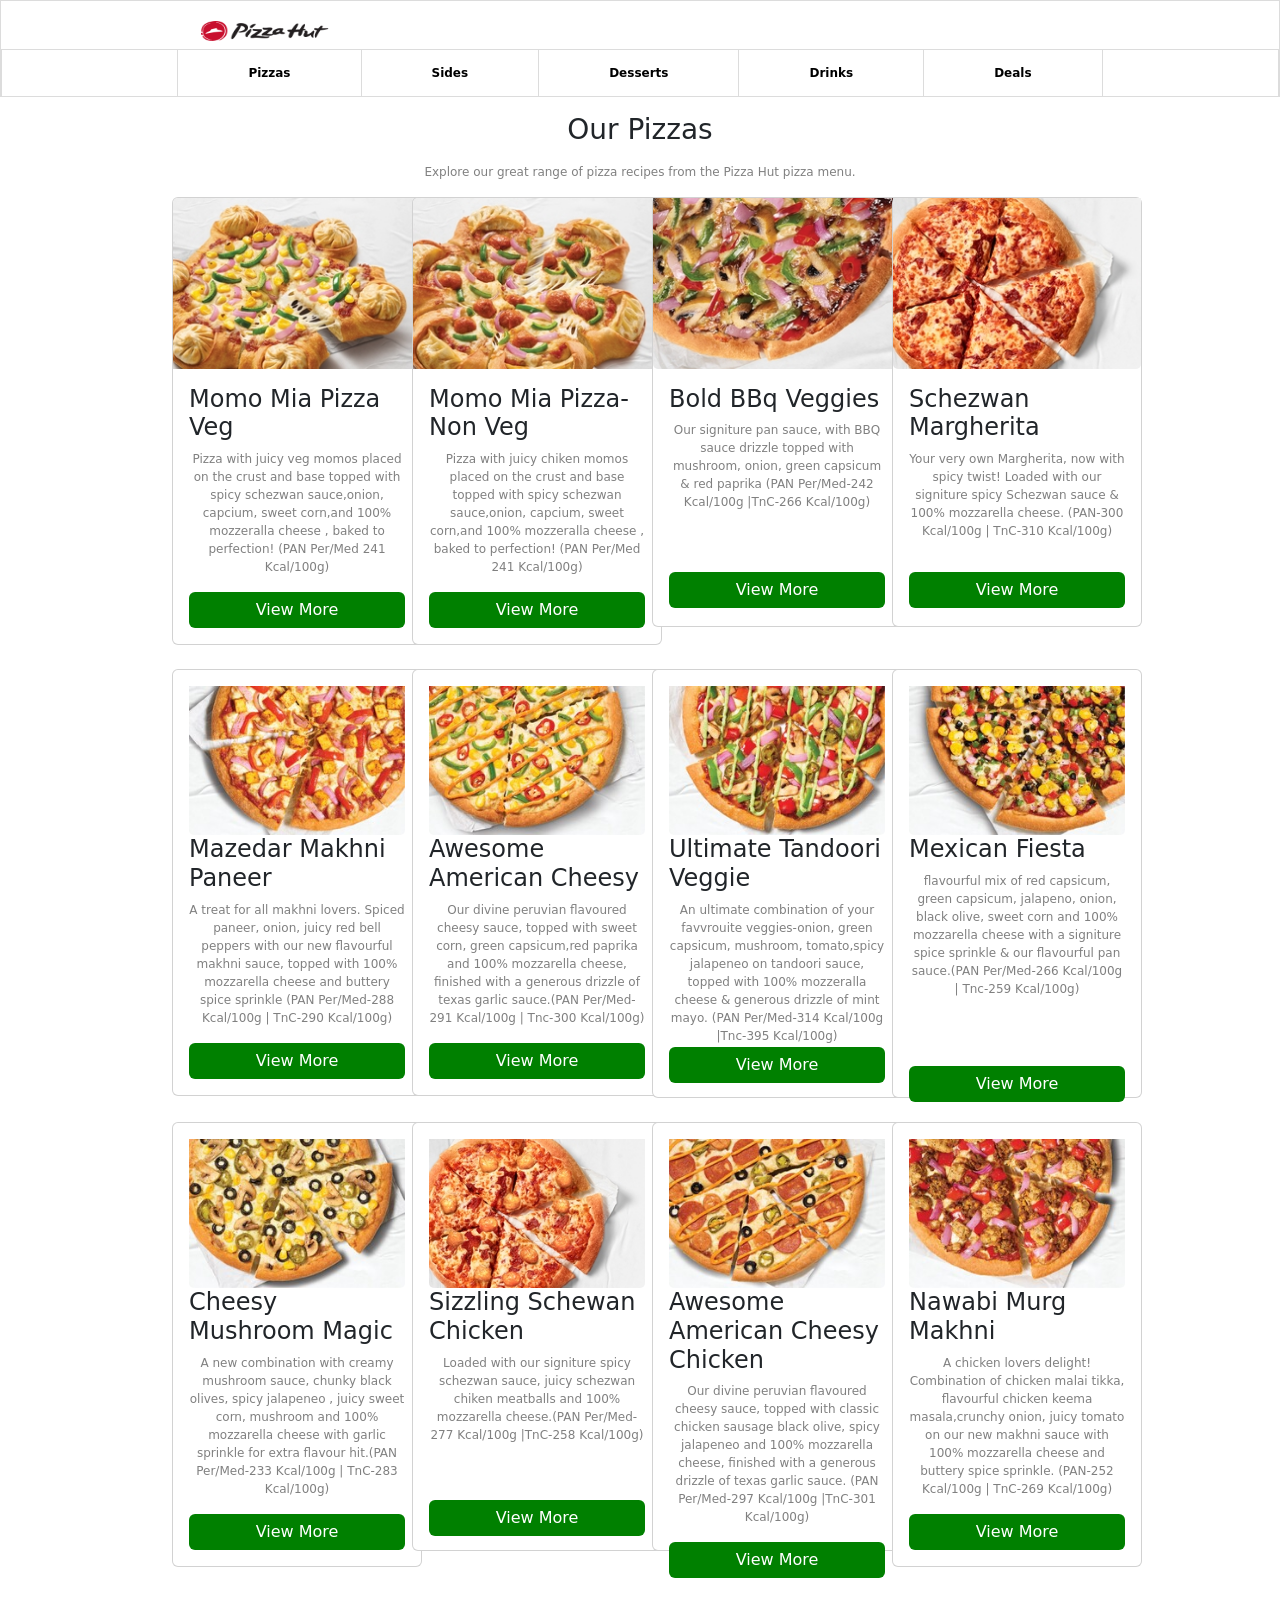
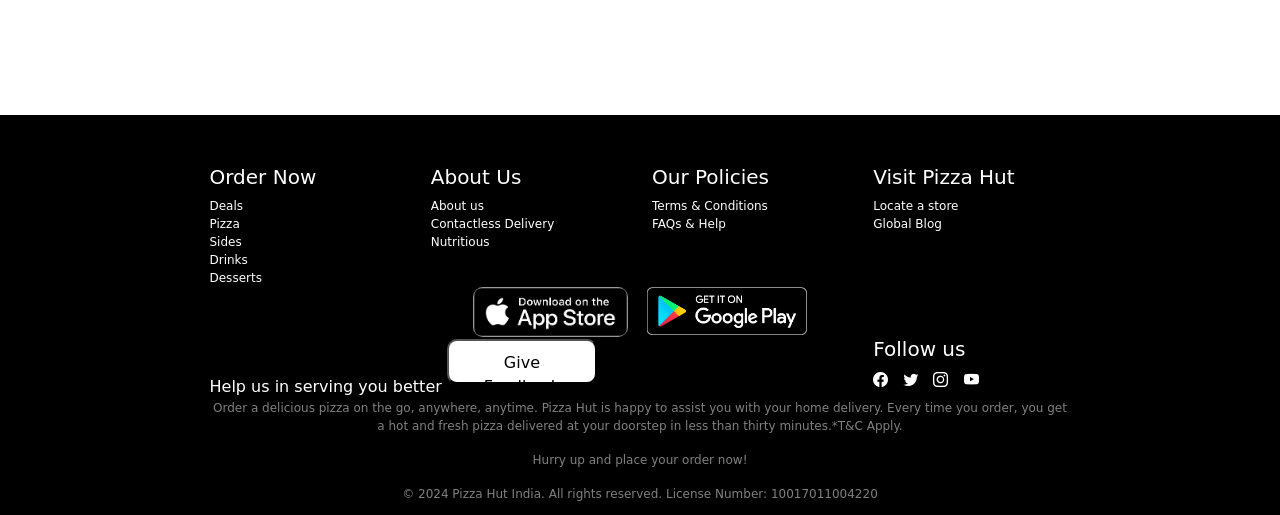
<file: index.html>
<!DOCTYPE html>
<html lang="en">

<head>
    <meta charset="UTF-8">
    <meta name="viewport" content="width=device-width, initial-scale=1.0">
    <title>pizza hut</title>
    <link href="https://cdn.jsdelivr.net/npm/bootstrap@5.3.3/dist/css/bootstrap.min.css" rel="stylesheet">
    <script src="https://cdn.jsdelivr.net/npm/bootstrap@5.3.3/dist/js/bootstrap.bundle.min.js"></script>
    <link rel="stylesheet" href="index.css">
    <link rel="stylesheet" href="https://cdn.jsdelivr.net/npm/bootstrap-icons@1.11.3/font/bootstrap-icons.min.css">
</head>

<body>
    <header class="myheader">
        <img src="./logo.png" alt="" class="img-logo">
        <nav class="navbar navbar-expand-sm justify-content-center">
            <ul class="navbar-nav justify-content-center nav-item:hover">
                <li class="nav-item ">
                    <a class="nav-link myborder" href="#">Pizzas</a>
                </li>
                <li class="nav-item">
                    <a class="nav-link" href="#">Sides</a>
                </li>
                <li class="nav-item">
                    <a class="nav-link" href="#">Desserts</a>
                </li>
                <li class="nav-item">
                    <a class="nav-link" href="#">Drinks</a>
                </li>
                <li class="nav-item">
                    <a class="nav-link myborder1" href="#">Deals</a>
                </li>
            </ul>
            </div>

        </nav>



    </header>

    <div class="text-center mt-3">
        <h3>Our Pizzas</h3>


    </div>
    <div class=" text-center mt-3">
        <p>Explore our great range of pizza recipes from the Pizza Hut pizza menu.</p>
    </div>


    <div class="container">
        <div class="row">
            <div class="col-3">
                <div class="card" style="width:250px">
                    <img class="card-img-top" src="./pizza1.jpg" alt="Card image" style="width:100%">
                    <div class="card-body">
                        <h4 class="card-title">Momo Mia Pizza Veg</h4>
                        <p class="card-text">Pizza with juicy veg momos placed on the crust and base topped with spicy
                            schezwan sauce,onion, capcium, sweet corn,and 100% mozzeralla cheese , baked to perfection!
                            (PAN Per/Med 241 Kcal/100g) </p>
                        <a href="#" class="btn btn-primary w-100">View More</a>
                    </div>
                </div>
            </div>
            <div class="col-3">
                <div class="card" style="width:250px">
                    <img class="card-img-top" src="./momo2.jpg" alt="Card image" style="width:100%">
                    <div class="card-body">
                        <h4 class="card-title">Momo Mia Pizza-Non Veg</h4>
                        <p class="card-text">Pizza with juicy chiken momos placed on the crust and base topped with
                            spicy schezwan sauce,onion, capcium, sweet corn,and 100% mozzeralla cheese , baked to
                            perfection!
                            (PAN Per/Med 241 Kcal/100g) </p>
                        <a href="#" class="btn btn-primary w-100">View More</a>
                    </div>
                </div>

            </div>
            <div class="col-3">
                <div class="card" style="width:250px;height: 430px;">
                    <img class="card-img-bottom" src="./bbq.jpg" alt="Card image" style="width:100%">
                    <div class="card-body">
                        <h4 class="card-title">Bold BBq Veggies</h4>
                        <p class="card-text">Our signiture pan sauce, with BBQ sauce drizzle topped with mushroom,
                            onion, green capsicum & red paprika (PAN Per/Med-242 Kcal/100g |TnC-266 Kcal/100g)</p>
                        <a href="#" class="btn btn-primary view w-100">View More</a>
                    </div>

                </div>
            </div>

            <div class="col-3">
                <div class="card" style="width: 250px; height: 430px;">
                    <img class="card-img-bottom" src="./schezwan.jpg" alt="Card image" style="width:100%">
                    <div class="card-body">
                        <h4 class="card-title">Schezwan Margherita</h4>
                        <p class="card-text"> Your very own Margherita, now with spicy twist! Loaded with our signiture
                            spicy Schezwan sauce & 100% mozzarella cheese. (PAN-300 Kcal/100g | TnC-310 Kcal/100g)</p>
                        <a href="#" class="btn btn-primary vieww w-100">View More</a>

                    </div>
                </div>
            </div>

        </div>
        <br>


        <div class="row">
            <div class="col-3">
                <div class="card" style="width: 250px">
                    <div class="card-body">
                        <img class="card-img-bottom" src="./1.jpg" alt="Card image" style="width:100% ">
                        <h4 class="card-title">Mazedar Makhni Paneer</h4>
                        <p class="card-text">A treat for all makhni lovers. Spiced paneer, onion, juicy red bell
                            peppers with our new flavourful makhni sauce, topped with 100% mozzarella cheese and
                            buttery spice sprinkle (PAN Per/Med-288 Kcal/100g | TnC-290 Kcal/100g)</p>
                        <a href="#" class="btn btn-primary w-100">View More</a>

                    </div>
                </div>
            </div>
            <div class="col-3">
                <div class="card" style="width: 250px">
                    <div class="card-body">
                        <img class="card-img-bottom" src="./2.jpg" alt="Card image" style="width:100% ">
                        <h4 class="card-title">Awesome American Cheesy</h4>
                        <p class="card-text">Our divine peruvian flavoured cheesy sauce, topped with sweet corn,
                            green capsicum,red paprika and 100% mozzarella cheese, finished with a generous
                            drizzle of texas garlic sauce.(PAN Per/Med-291 Kcal/100g | Tnc-300 Kcal/100g)</p>
                        <a href="#" class="btn btn-primary w-100">View More</a>
                    </div>
                </div>
            </div>
            <div class="col-3">
                <div class="card" style="width: 250px; height:429px ;" >
                    <div class="card-body">
                        <img class="card-img-bottom" src="./3.jpg" alt="Card image" style="width:100% ">
                        <h4 class="card-title">Ultimate Tandoori Veggie</h4>
                        <p class="card-text">An ultimate combination of your favvrouite veggies-onion,
                            green capsicum, mushroom, tomato,spicy jalapeneo on tandoori sauce, topped
                            with 100% mozzeralla cheese & generous drizzle of mint mayo. (PAN
                            Per/Med-314 Kcal/100g |Tnc-395 Kcal/100g) </p>
                        <a href="#" class="btn btn-primary vieww1 w-100">View More</a>

                    </div>
                </div>
            </div>
            <div class="col-3">
                <div class="card" style="width: 250px; height: 429px;">
                    <div class="card-body">
                        <img class="card-img-bottom" src="./4.jpg" alt="Card image" style="width:100% ">
                        <h4 class="card-title">Mexican Fiesta</h4>
                        <p class="card-text">flavourful mix of red capsicum, green capsicum,
                            jalapeno, onion, black olive, sweet corn and 100% mozzarella cheese with
                            a signiture spice sprinkle & our flavourful pan sauce.(PAN Per/Med-266
                            Kcal/100g | Tnc-259 Kcal/100g)</p>
                        <a href="#" class="btn btn-primary view2 w-100">View More</a>

                    </div>
                </div>
            </div>
        </div>
        <br>



        <div class="row">
            <div class="col-3">
                <div class="card" style="width: 250px">
                    <div class="card-body">
                        <img class="card-img-bottom" src="./1.1.jpg" alt="Card image" style="width:100% ">
                        <h4 class="card-title">Cheesy Mushroom Magic</h4>
                        <p class="card-text">A new combination with creamy mushroom sauce, chunky black olives,
                            spicy jalapeneo , juicy sweet corn, mushroom and 100% mozzarella cheese with garlic
                            sprinkle for extra flavour hit.(PAN Per/Med-233 Kcal/100g | TnC-283 Kcal/100g)</p>
                        <a href="#" class="btn btn-primary w-100">View More</a>

                    </div>
                </div>
            </div>




            <div class="col-3">
                <div class="card" style="width: 250px; height: 429px;">
                    <div class="card-body">
                        <img class="card-img-bottom" src="./1.2.jpg" alt="Card image" style="width:100% ">
                        <h4 class="card-title">Sizzling Schewan Chicken </h4>
                        <p class="card-text">Loaded with our signiture spicy schezwan sauce, juicy schezwan chiken
                            meatballs and 100% mozzarella cheese.(PAN Per/Med-277 Kcal/100g |TnC-258 Kcal/100g)</p>
                        <a href="#" class="btn btn-primary view3 w-100">View More</a>

                    </div>
                </div>
            </div>




            <div class="col-3">
                <div class="card" style="width: 250px; height: 429px;">
                    <div class="card-body">
                        <img class="card-img-bottom" src="./1.3.jpg" alt="Card image" style="width:100% ">
                        <h4 class="card-title">Awesome American Cheesy Chicken </h4>
                        <p class="card-text">Our divine peruvian flavoured cheesy sauce, topped with classic chicken
                            sausage black olive, spicy jalapeneo and 100% mozzarella cheese, finished with a
                            generous drizzle of texas garlic sauce. (PAN Per/Med-297 Kcal/100g |TnC-301 Kcal/100g)</p>
                        <a href="#" class="btn btn-primary w-100">View More</a>

                    </div>
                </div>
            </div>



            <div class="col-3">
                <div class="card" style="width: 250px">
                    <div class="card-body">
                        <img class="card-img-bottom" src="./1.4.jpg" alt="Card image" style="width:100% ">
                        <h4 class="card-title">Nawabi Murg Makhni </h4>
                        <p class="card-text">A chicken lovers delight! Combination of chicken malai tikka,
                            flavourful chicken keema masala,crunchy onion, juicy tomato on our new makhni sauce with
                            100% mozzarella cheese and buttery spice sprinkle. (PAN-252 Kcal/100g | TnC-269
                            Kcal/100g) </p>
                        <a href="#" class="btn btn-primary w-100">View More</a>

                    </div>
                </div>
            </div>
        </div>
    </div>
    <br>
    <br>



    <footer class="myfooter ">
        <div class="container">
            <div class="row a">
                <div class="col-3">
                    <h5>Order Now</h5>
                    <li><a href="">Deals</a></li>
                    <li><a href="">Pizza</a></li>
                    <li><a href="">Sides</a></li>
                    <li><a href="">Drinks</a></li>
                    <li><a href="">Desserts</a></li>

                </div>
                <div class="col-3">
                    <h5>About Us</h5>
                    <li><a href="">About us</a></li>
                    <li><a href="">Contactless Delivery</a></li>
                    <li><a href="">Nutritious</a></li>

                </div>
                <div class="col-3">
                    <h5>Our Policies</h5>
                    <li><a href="">Terms & Conditions</a></li>
                    <li><a href="">FAQs & Help</a></li>

                </div>
                <div class="col-3">
                    <h5>Visit Pizza Hut</h5>
                    <li><a href="">Locate a store</a></li>
                    <li><a href="">Global Blog</a></li>

                </div>
            </div>


            <div class="row">
                <div class="col-6">
                    <img src="./appstore1.png" alt="" width="155px" height="50px" style="float: right;border-radius: 10px;">
                </div>
                <div class="col-6">
                    <img src="./android.png" alt="" width="160px" height="48px" style="margin-left: -5px;" >
                </div>
            </div>


<div class="row">
    <div class="col-9">
    <span> Help us in serving you better <button> Give Feedback</button></span>
    </div>
    <div class="col-3">
        <h5>Follow us</h5>
        <i class="bi bi-facebook" ></i>
        <i class="bi bi-twitter"></i>
        <i class="bi bi-instagram"></i>
        <i class="bi bi-youtube"></i>
    </div>
</div>

<p>Order a delicious pizza on the go, anywhere, anytime. Pizza Hut is happy to assist you with your home delivery. Every time you order, you get a hot and fresh pizza delivered at your doorstep in less than thirty minutes.*T&C Apply.</p>
<div><p>Hurry up and place your order now!</p></div>
<div><p>© 2024 Pizza Hut India. All rights reserved. License Number: 10017011004220</p></div>

        </div>
        
        
    </footer>



</body>

</html>
</file>
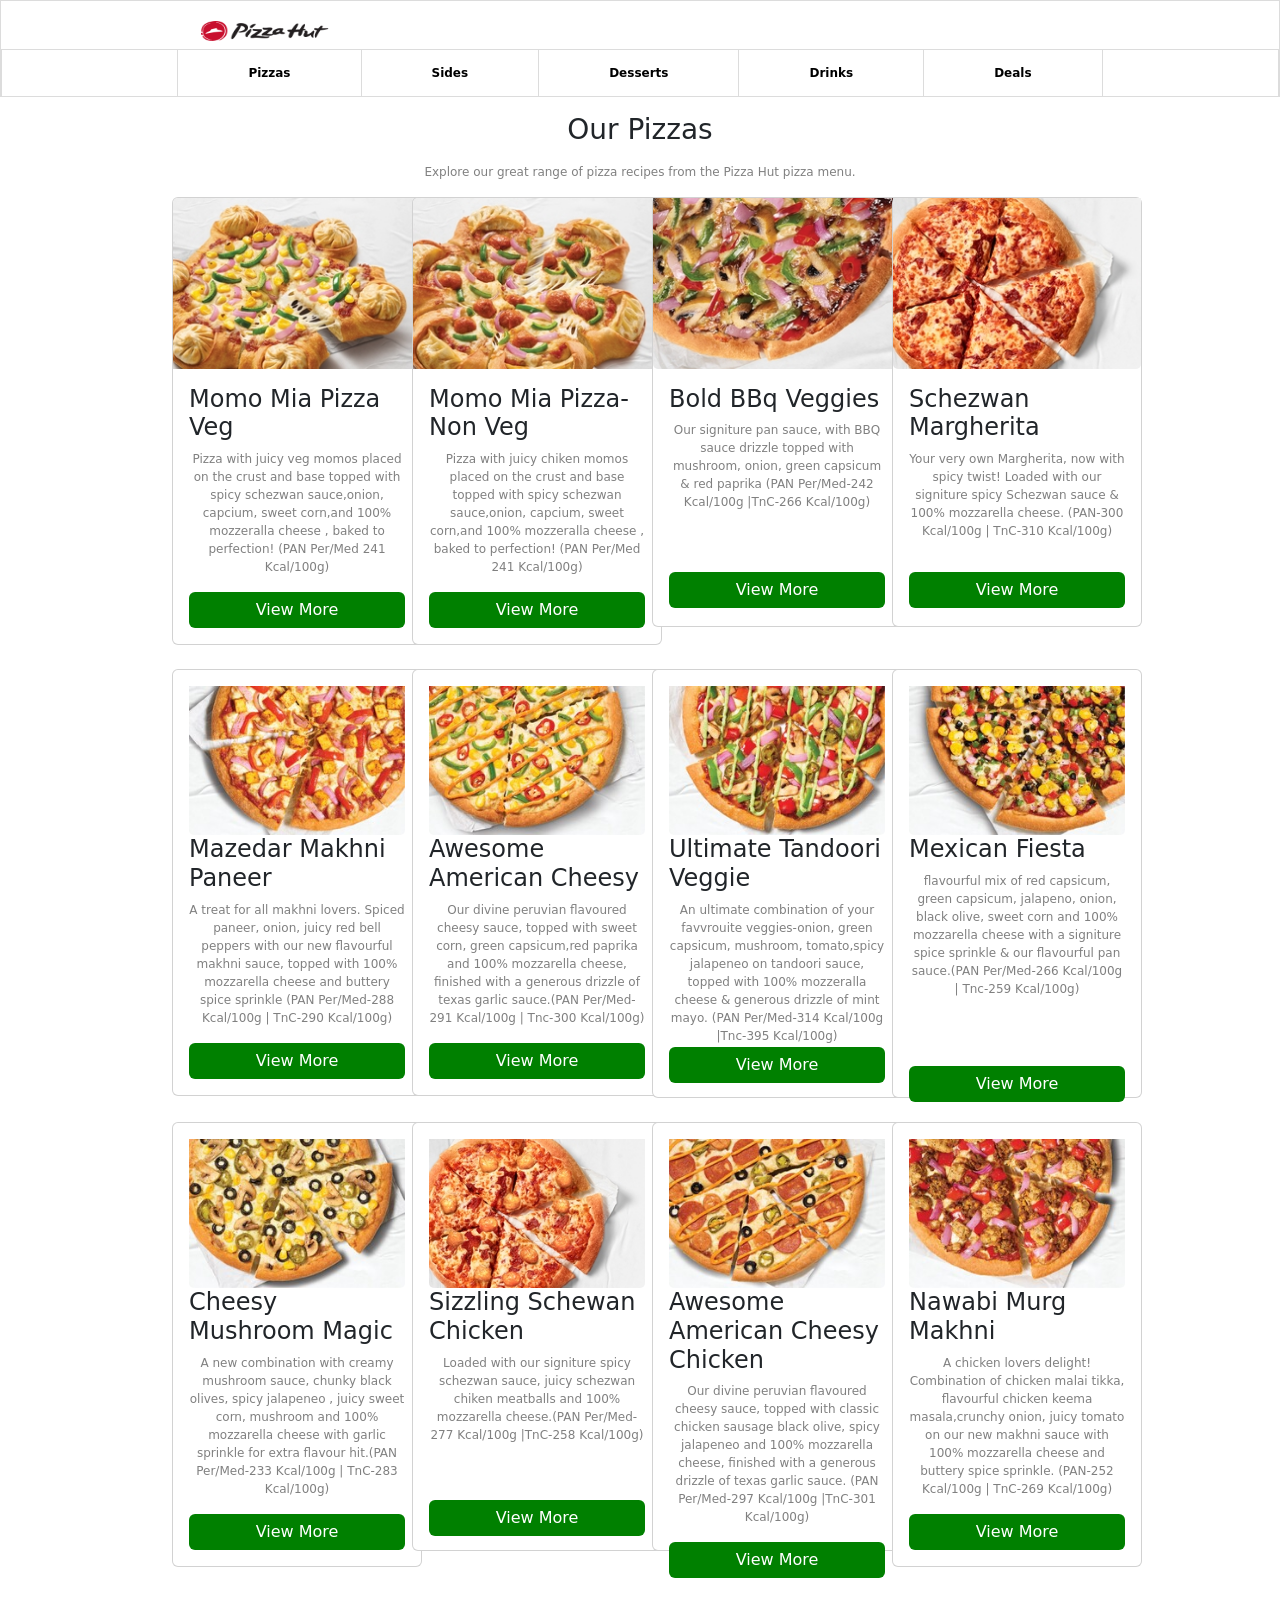
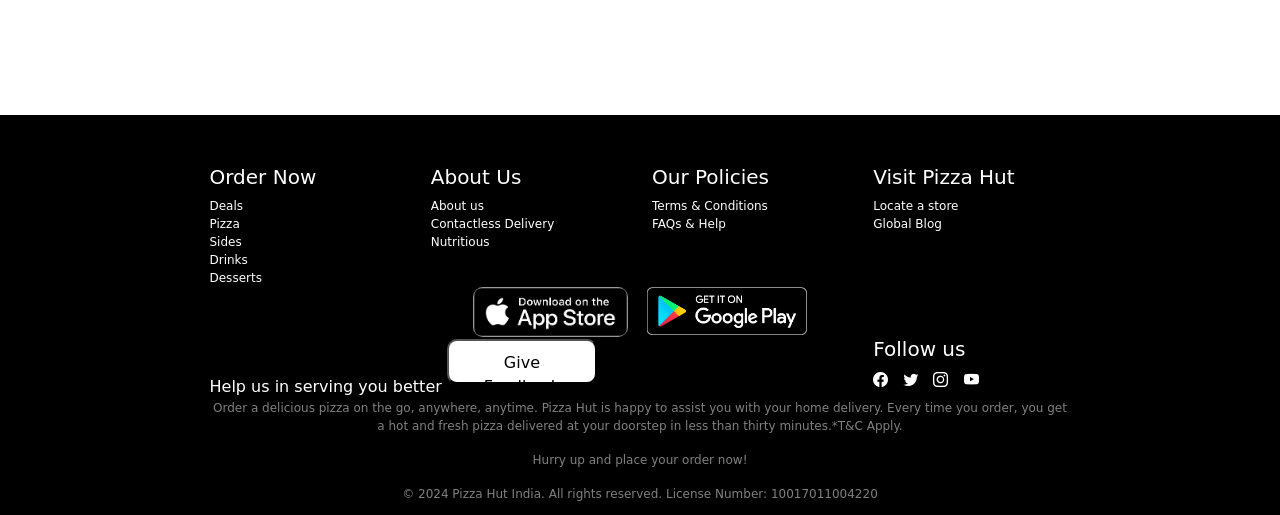
<file: index4.html>
<!DOCTYPE html>
<html lang="en">

<head>
    <meta charset="UTF-8">
    <meta name="viewport" content="width=device-width, initial-scale=1.0">
    <title>pizza hut</title>
    <link href="https://cdn.jsdelivr.net/npm/bootstrap@5.3.3/dist/css/bootstrap.min.css" rel="stylesheet">
    <script src="https://cdn.jsdelivr.net/npm/bootstrap@5.3.3/dist/js/bootstrap.bundle.min.js"></script>
    <link rel="stylesheet" href="index4.css">
    <link rel="stylesheet" href="https://cdn.jsdelivr.net/npm/bootstrap-icons@1.11.3/font/bootstrap-icons.min.css">
</head>

<body>
    <header class="myheader">
        <img src="./logo.png" alt="" class="img-logo">
        <nav class="navbar navbar-expand-sm justify-content-center">
            <ul class="navbar-nav justify-content-center nav-item:hover">
                <li class="nav-item ">
                    <a class="nav-link myborder" href="#">Pizzas</a>
                </li>
                <li class="nav-item">
                    <a class="nav-link" href="#">Sides</a>
                </li>
                <li class="nav-item">
                    <a class="nav-link" href="#">Desserts</a>
                </li>
                <li class="nav-item">
                    <a class="nav-link" href="#">Drinks</a>
                </li>
                <li class="nav-item">
                    <a class="nav-link myborder1" href="#">Deals</a>
                </li>
            </ul>
            </div>

        </nav>



    </header>

    <div class="text-center mt-3">
        <h3>Our Pizzas</h3>


    </div>
    <div class=" text-center mt-3">
        <p>Explore our great range of pizza recipes from the Pizza Hut pizza menu.</p>
    </div>


    <div class="container">
        <div class="row">
            <div class="col-3">
                <div class="card" style="width:250px">
                    <img class="card-img-top" src="./pizza1.jpg" alt="Card image" style="width:100%">
                    <div class="card-body">
                        <h4 class="card-title">Momo Mia Pizza Veg</h4>
                        <p class="card-text">Pizza with juicy veg momos placed on the crust and base topped with spicy
                            schezwan sauce,onion, capcium, sweet corn,and 100% mozzeralla cheese , baked to perfection!
                            (PAN Per/Med 241 Kcal/100g) </p>
                        <a href="#" class="btn btn-primary w-100">View More</a>
                    </div>
                </div>
            </div>
            <div class="col-3">
                <div class="card" style="width:250px">
                    <img class="card-img-top" src="./momo2.jpg" alt="Card image" style="width:100%">
                    <div class="card-body">
                        <h4 class="card-title">Momo Mia Pizza-Non Veg</h4>
                        <p class="card-text">Pizza with juicy chiken momos placed on the crust and base topped with
                            spicy schezwan sauce,onion, capcium, sweet corn,and 100% mozzeralla cheese , baked to
                            perfection!
                            (PAN Per/Med 241 Kcal/100g) </p>
                        <a href="#" class="btn btn-primary w-100">View More</a>
                    </div>
                </div>

            </div>
            <div class="col-3">
                <div class="card" style="width:250px;height: 430px;">
                    <img class="card-img-bottom" src="./bbq.jpg" alt="Card image" style="width:100%">
                    <div class="card-body">
                        <h4 class="card-title">Bold BBq Veggies</h4>
                        <p class="card-text">Our signiture pan sauce, with BBQ sauce drizzle topped with mushroom,
                            onion, green capsicum & red paprika (PAN Per/Med-242 Kcal/100g |TnC-266 Kcal/100g)</p>
                        <a href="#" class="btn btn-primary view w-100">View More</a>
                    </div>

                </div>
            </div>

            <div class="col-3">
                <div class="card" style="width: 250px; height: 430px;">
                    <img class="card-img-bottom" src="./schezwan.jpg" alt="Card image" style="width:100%">
                    <div class="card-body">
                        <h4 class="card-title">Schezwan Margherita</h4>
                        <p class="card-text"> Your very own Margherita, now with spicy twist! Loaded with our signiture
                            spicy Schezwan sauce & 100% mozzarella cheese. (PAN-300 Kcal/100g | TnC-310 Kcal/100g)</p>
                        <a href="#" class="btn btn-primary vieww w-100">View More</a>

                    </div>
                </div>
            </div>

        </div>
        <br>


        <div class="row">
            <div class="col-3">
                <div class="card" style="width: 250px">
                    <div class="card-body">
                        <img class="card-img-bottom" src="./1.jpg" alt="Card image" style="width:100% ">
                        <h4 class="card-title">Mazedar Makhni Paneer</h4>
                        <p class="card-text">A treat for all makhni lovers. Spiced paneer, onion, juicy red bell
                            peppers with our new flavourful makhni sauce, topped with 100% mozzarella cheese and
                            buttery spice sprinkle (PAN Per/Med-288 Kcal/100g | TnC-290 Kcal/100g)</p>
                        <a href="#" class="btn btn-primary w-100">View More</a>

                    </div>
                </div>
            </div>
            <div class="col-3">
                <div class="card" style="width: 250px">
                    <div class="card-body">
                        <img class="card-img-bottom" src="./2.jpg" alt="Card image" style="width:100% ">
                        <h4 class="card-title">Awesome American Cheesy</h4>
                        <p class="card-text">Our divine peruvian flavoured cheesy sauce, topped with sweet corn,
                            green capsicum,red paprika and 100% mozzarella cheese, finished with a generous
                            drizzle of texas garlic sauce.(PAN Per/Med-291 Kcal/100g | Tnc-300 Kcal/100g)</p>
                        <a href="#" class="btn btn-primary w-100">View More</a>
                    </div>
                </div>
            </div>
            <div class="col-3">
                <div class="card" style="width: 250px; height:429px ;" >
                    <div class="card-body">
                        <img class="card-img-bottom" src="./3.jpg" alt="Card image" style="width:100% ">
                        <h4 class="card-title">Ultimate Tandoori Veggie</h4>
                        <p class="card-text">An ultimate combination of your favvrouite veggies-onion,
                            green capsicum, mushroom, tomato,spicy jalapeneo on tandoori sauce, topped
                            with 100% mozzeralla cheese & generous drizzle of mint mayo. (PAN
                            Per/Med-314 Kcal/100g |Tnc-395 Kcal/100g) </p>
                        <a href="#" class="btn btn-primary vieww1 w-100">View More</a>

                    </div>
                </div>
            </div>
            <div class="col-3">
                <div class="card" style="width: 250px; height: 429px;">
                    <div class="card-body">
                        <img class="card-img-bottom" src="./4.jpg" alt="Card image" style="width:100% ">
                        <h4 class="card-title">Mexican Fiesta</h4>
                        <p class="card-text">flavourful mix of red capsicum, green capsicum,
                            jalapeno, onion, black olive, sweet corn and 100% mozzarella cheese with
                            a signiture spice sprinkle & our flavourful pan sauce.(PAN Per/Med-266
                            Kcal/100g | Tnc-259 Kcal/100g)</p>
                        <a href="#" class="btn btn-primary view2 w-100">View More</a>

                    </div>
                </div>
            </div>
        </div>
        <br>



        <div class="row">
            <div class="col-3">
                <div class="card" style="width: 250px">
                    <div class="card-body">
                        <img class="card-img-bottom" src="./1.1.jpg" alt="Card image" style="width:100% ">
                        <h4 class="card-title">Cheesy Mushroom Magic</h4>
                        <p class="card-text">A new combination with creamy mushroom sauce, chunky black olives,
                            spicy jalapeneo , juicy sweet corn, mushroom and 100% mozzarella cheese with garlic
                            sprinkle for extra flavour hit.(PAN Per/Med-233 Kcal/100g | TnC-283 Kcal/100g)</p>
                        <a href="#" class="btn btn-primary w-100">View More</a>

                    </div>
                </div>
            </div>




            <div class="col-3">
                <div class="card" style="width: 250px; height: 429px;">
                    <div class="card-body">
                        <img class="card-img-bottom" src="./1.2.jpg" alt="Card image" style="width:100% ">
                        <h4 class="card-title">Sizzling Schewan Chicken </h4>
                        <p class="card-text">Loaded with our signiture spicy schezwan sauce, juicy schezwan chiken
                            meatballs and 100% mozzarella cheese.(PAN Per/Med-277 Kcal/100g |TnC-258 Kcal/100g)</p>
                        <a href="#" class="btn btn-primary view3 w-100">View More</a>

                    </div>
                </div>
            </div>




            <div class="col-3">
                <div class="card" style="width: 250px; height: 429px;">
                    <div class="card-body">
                        <img class="card-img-bottom" src="./1.3.jpg" alt="Card image" style="width:100% ">
                        <h4 class="card-title">Awesome American Cheesy Chicken </h4>
                        <p class="card-text">Our divine peruvian flavoured cheesy sauce, topped with classic chicken
                            sausage black olive, spicy jalapeneo and 100% mozzarella cheese, finished with a
                            generous drizzle of texas garlic sauce. (PAN Per/Med-297 Kcal/100g |TnC-301 Kcal/100g)</p>
                        <a href="#" class="btn btn-primary w-100">View More</a>

                    </div>
                </div>
            </div>



            <div class="col-3">
                <div class="card" style="width: 250px">
                    <div class="card-body">
                        <img class="card-img-bottom" src="./1.4.jpg" alt="Card image" style="width:100% ">
                        <h4 class="card-title">Nawabi Murg Makhni </h4>
                        <p class="card-text">A chicken lovers delight! Combination of chicken malai tikka,
                            flavourful chicken keema masala,crunchy onion, juicy tomato on our new makhni sauce with
                            100% mozzarella cheese and buttery spice sprinkle. (PAN-252 Kcal/100g | TnC-269
                            Kcal/100g) </p>
                        <a href="#" class="btn btn-primary w-100">View More</a>

                    </div>
                </div>
            </div>
        </div>
    </div>
    <br>
    <br>



    <footer class="myfooter ">
        <div class="container">
            <div class="row a">
                <div class="col-3">
                    <h5>Order Now</h5>
                    <li><a href="">Deals</a></li>
                    <li><a href="">Pizza</a></li>
                    <li><a href="">Sides</a></li>
                    <li><a href="">Drinks</a></li>
                    <li><a href="">Desserts</a></li>

                </div>
                <div class="col-3">
                    <h5>About Us</h5>
                    <li><a href="">About us</a></li>
                    <li><a href="">Contactless Delivery</a></li>
                    <li><a href="">Nutritious</a></li>

                </div>
                <div class="col-3">
                    <h5>Our Policies</h5>
                    <li><a href="">Terms & Conditions</a></li>
                    <li><a href="">FAQs & Help</a></li>

                </div>
                <div class="col-3">
                    <h5>Visit Pizza Hut</h5>
                    <li><a href="">Locate a store</a></li>
                    <li><a href="">Global Blog</a></li>

                </div>
            </div>


            <div class="row">
                <div class="col-6">
                    <img src="./appstore1.png" alt="" width="155px" height="50px" style="float: right;border-radius: 10px;">
                </div>
                <div class="col-6">
                    <img src="./android.png" alt="" width="160px" height="48px" style="margin-left: -5px;" >
                </div>
            </div>


<div class="row">
    <div class="col-9">
    <span> Help us in serving you better <button> Give Feedback</button></span>
    </div>
    <div class="col-3">
        <h5>Follow us</h5>
        <i class="bi bi-facebook" ></i>
        <i class="bi bi-twitter"></i>
        <i class="bi bi-instagram"></i>
        <i class="bi bi-youtube"></i>
    </div>
</div>

<p>Order a delicious pizza on the go, anywhere, anytime. Pizza Hut is happy to assist you with your home delivery. Every time you order, you get a hot and fresh pizza delivered at your doorstep in less than thirty minutes.*T&C Apply.</p>
<div><p>Hurry up and place your order now!</p></div>
<div><p>© 2024 Pizza Hut India. All rights reserved. License Number: 10017011004220</p></div>

        </div>
        
        
    </footer>



</body>

</html>
</file>
<file: index.css>
.myheader{
    width: 100%;
    height: 97px;
    border: 1px solid gainsboro;
    background-color: white;

}

.img-logo{
    width: 128px;
    height: 40px;
    margin-left: 200px;
    padding-top: 20px;
}


.navbar-nav{
    border: 1px solid gainsboro;
    width: 100%;

}

.nav-link{
    border-right: 1px solid gainsboro;
    padding: 14px 70px !important;
    color: black;
    font-weight: 600;
}

.myborder{
    border-left: 1px solid gainsboro;
}


.myborder1{
    border-right: 1px solid gainsboro;
}

.view{
    margin-top: 45px;
}

.vieww{
    margin-top: 16px;
}

.vieww1{
    margin-top: -17px;
}



.btn-primary{
    background-color: green;
    border: 1px green;
}

.container{
    width: 75%;
}

.view2{
    margin-top: 52px;
}


.view3{
    margin-top:40px;
}

.nav-item:hover{
    background-color: red;
    background-image:url(https://encrypted-tbn0.gstatic.com/images?q=tbn:ANd9GcRjMS8SM-7P9Qejiiv1ajeE_NpCx0Yt2LeRnQ&s) ;
    background-size: cover;
    
}


.myfooter{
   width: 100%;
    height: 400px;
    background-color: black;
    color: white;
    padding: 50px;
    margin-top: 100px;
}


a,li{
   list-style-type: none;
   text-decoration: none;
   color: white;
   font-size: 12px;
}



button:hover{
    background-color:gainsboro;
}

button{
    padding: 10px 20px;
    border-radius: 10px;
    background-color: white;
    width: 150px;
    margin-top: 2px;
    height: 45px;
}


.bi{
    margin-right: 10px;
    font-size: 15px;

}


p{
    font-size: 12px;
    color: gray;
    text-align: center;
}

.p1{
    font-size: 12px;
    color: gray;
    text-align: center;
}
</file>
<file: index4.css>
.myheader{
    width: 100%;
    height: 97px;
    border: 1px solid gainsboro;
    background-color: white;

}

.img-logo{
    width: 128px;
    height: 40px;
    margin-left: 200px;
    padding-top: 20px;
}


.navbar-nav{
    border: 1px solid gainsboro;
    width: 100%;

}

.nav-link{
    border-right: 1px solid gainsboro;
    padding: 14px 70px !important;
    color: black;
    font-weight: 600;
}

.myborder{
    border-left: 1px solid gainsboro;
}


.myborder1{
    border-right: 1px solid gainsboro;
}

.view{
    margin-top: 45px;
}

.vieww{
    margin-top: 16px;
}

.vieww1{
    margin-top: -17px;
}



.btn-primary{
    background-color: green;
    border: 1px green;
}

.container{
    width: 75%;
}

.view2{
    margin-top: 52px;
}


.view3{
    margin-top:40px;
}

.nav-item:hover{
    background-color: red;
    background-image:url(https://encrypted-tbn0.gstatic.com/images?q=tbn:ANd9GcRjMS8SM-7P9Qejiiv1ajeE_NpCx0Yt2LeRnQ&s) ;
    background-size: cover;
    
}


.myfooter{
   width: 100%;
    height: 400px;
    background-color: black;
    color: white;
    padding: 50px;
    margin-top: 100px;
}


a,li{
   list-style-type: none;
   text-decoration: none;
   color: white;
   font-size: 12px;
}



button:hover{
    background-color:gainsboro;
}

button{
    padding: 10px 20px;
    border-radius: 10px;
    background-color: white;
    width: 150px;
    margin-top: 2px;
    height: 45px;
}


.bi{
    margin-right: 10px;
    font-size: 15px;

}


p{
    font-size: 12px;
    color: gray;
    text-align: center;
}

.p1{
    font-size: 12px;
    color: gray;
    text-align: center;
}
</file>
